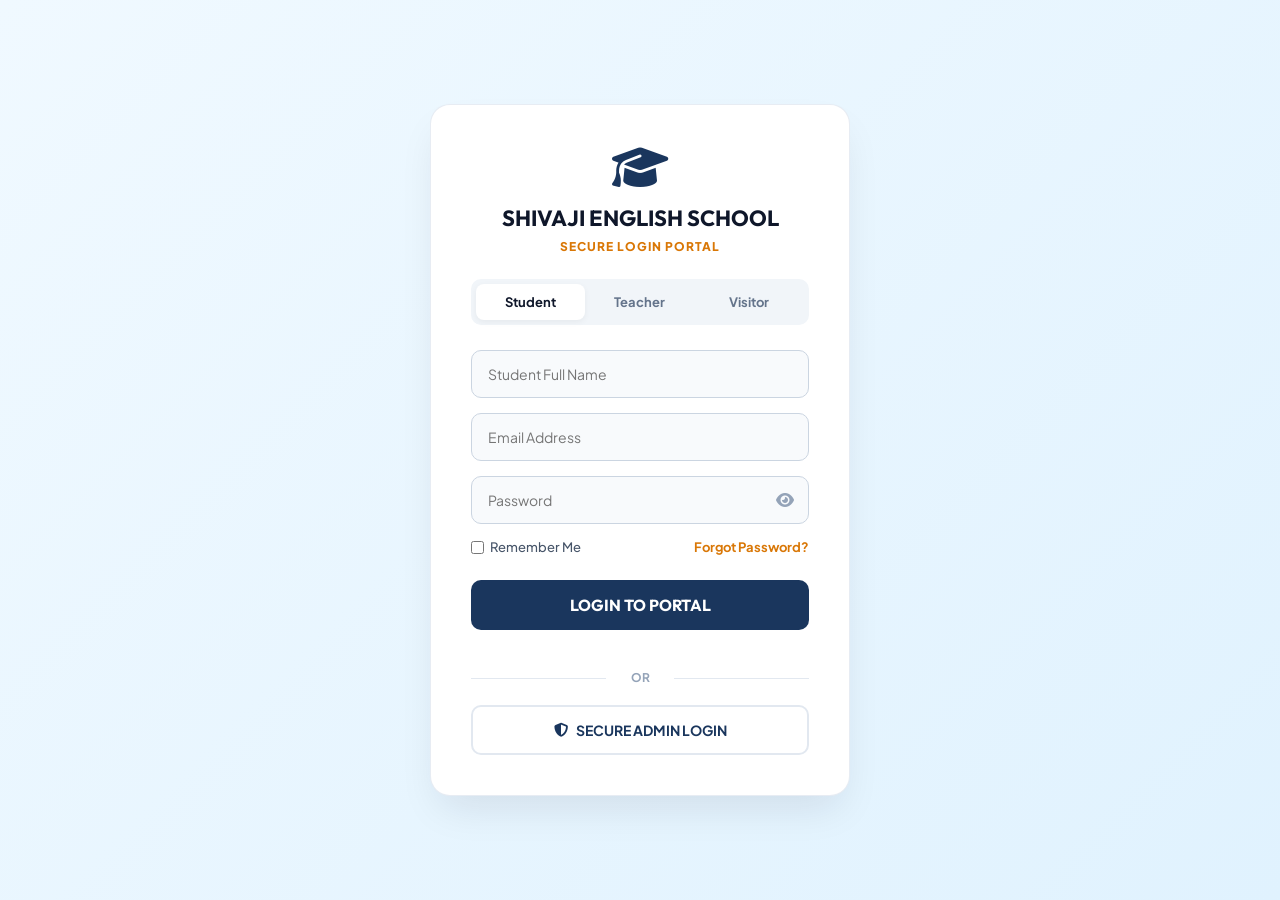
<file: index.html>
<!DOCTYPE html>
<html lang="en">
<head>
  <meta charset="UTF-8">
  <meta name="viewport" content="width=device-width, initial-scale=1.0">
  <title>Login Portal | Shivaji English School</title>
  
  <link href="https://fonts.googleapis.com/css2?family=Outfit:wght@500;700;800&family=Plus+Jakarta+Sans:wght@400;500;600;700&display=swap" rel="stylesheet">
  <link rel="stylesheet" href="style.css">
  <link rel="stylesheet" href="https://cdnjs.cloudflare.com/ajax/libs/font-awesome/6.5.1/css/all.min.css">

  <style>
    body.login-body { min-height: 100vh; display: flex; justify-content: center; align-items: center; background: linear-gradient(135deg, #f0f9ff 0%, #e0f2fe 100%); padding: 20px; font-family: var(--font-base); }
    .login-card { background: #ffffff; width: 100%; max-width: 420px; border-radius: 20px; box-shadow: 0 20px 40px -10px rgba(15, 23, 42, 0.1); padding: 40px; border: 1px solid rgba(226, 232, 240, 0.8); }
    .login-header { text-align: center; margin-bottom: 25px; }
    .login-header i { font-size: 45px; color: #1a365d; margin-bottom: 15px; }
    .login-header h1 { font-family: var(--font-heading); color: #0f172a; font-size: 22px; line-height: 1.2; margin: 0; }
    .login-header p { color: #d97706; font-weight: 800; font-size: 12px; letter-spacing: 1px; margin-top: 8px; text-transform: uppercase; }

    .role-tabs { display: flex; background: #f1f5f9; border-radius: 10px; padding: 5px; margin-bottom: 25px; }
    .role-tab { flex: 1; text-align: center; padding: 10px; border-radius: 8px; font-weight: 700; font-size: 13px; cursor: pointer; color: #64748b; transition: 0.3s; }
    .role-tab.active { background: #ffffff; color: #0f172a; box-shadow: 0 2px 6px rgba(0,0,0,0.05); }

    .form-group { margin-bottom: 15px; position: relative; }
    .form-control { width: 100%; padding: 14px 16px; border: 1px solid #cbd5e1; border-radius: 10px; font-family: var(--font-base); font-size: 14px; outline: none; transition: 0.3s; background: #f8fafc; }
    .form-control:focus { border-color: #1a365d; background: #ffffff; box-shadow: 0 0 0 3px rgba(26, 54, 93, 0.1); }
    
    /* Eye Icon for Show Password */
    .toggle-pass { position: absolute; right: 15px; top: 50%; transform: translateY(-50%); color: #94a3b8; cursor: pointer; font-size: 16px; transition: 0.2s; }
    .toggle-pass:hover { color: #1a365d; }
    #userPass { padding-right: 45px; } /* Room for the eye icon */

    .options-row { display: flex; justify-content: space-between; align-items: center; font-size: 13px; margin-bottom: 25px; }
    .options-row label { display: flex; align-items: center; gap: 6px; color: #475569; cursor: pointer; font-weight: 500; }
    .options-row a { color: #d97706; text-decoration: none; font-weight: 700; }
    .options-row a:hover { text-decoration: underline; }

    .btn-main { width: 100%; padding: 15px; background: #1a365d; color: white; border: none; border-radius: 10px; font-family: var(--font-heading); font-size: 16px; font-weight: 700; cursor: pointer; transition: 0.3s; margin-bottom: 20px; }
    .btn-main:hover { background: #0f172a; transform: translateY(-2px); }

    .divider { text-align: center; position: relative; margin: 20px 0; color: #94a3b8; font-size: 12px; font-weight: 700; }
    .divider::before, .divider::after { content: ""; position: absolute; top: 50%; width: 40%; height: 1px; background: #e2e8f0; }
    .divider::before { left: 0; } .divider::after { right: 0; }
    
    .btn-admin { width: 100%; padding: 14px; background: white; color: #1a365d; border: 2px solid #e2e8f0; border-radius: 10px; font-family: var(--font-base); font-weight: 700; font-size: 14px; cursor: pointer; transition: 0.3s; display: flex; justify-content: center; align-items: center; gap: 8px; }
    .btn-admin:hover { border-color: #1a365d; background: #f8fafc; }
  </style>
</head>
<body class="login-body">

  <div class="login-card">
    <div class="login-header">
      <i class="fa-solid fa-graduation-cap"></i>
      <h1>SHIVAJI ENGLISH SCHOOL</h1>
      <p>SECURE LOGIN PORTAL</p>
    </div>
    
    <div class="role-tabs">
      <div class="role-tab active" onclick="switchTab(this, 'Student')">Student</div>
      <div class="role-tab" onclick="switchTab(this, 'Teacher')">Teacher</div>
      <div class="role-tab" onclick="switchTab(this, 'Visitor')">Visitor</div>
    </div>

    <form onsubmit="saveAndLogin(event)">
      <div class="form-group">
        <input type="text" id="dynamicNameInput" class="form-control" placeholder="Student Full Name" required>
      </div>
      <div class="form-group">
        <input type="email" id="userEmail" class="form-control" placeholder="Email Address" required>
      </div>
      <div class="form-group">
        <input type="password" id="userPass" class="form-control" placeholder="Password" required>
        <i class="fa-solid fa-eye toggle-pass" onclick="togglePassword('userPass', this)"></i>
      </div>
      
      <div class="options-row">
        <label><input type="checkbox"> Remember Me</label>
        <a href="#">Forgot Password?</a>
      </div>

      <button type="submit" class="btn-main">LOGIN TO PORTAL</button>
    </form>

    <div class="divider">OR</div>

    <button type="button" class="btn-admin" onclick="window.location.href='admin-login.html'">
      <i class="fa-solid fa-shield-halved"></i> SECURE ADMIN LOGIN
    </button>
  </div>

  <script>
    let currentRole = "Student";

    function switchTab(clickedTab, roleType) {
      document.querySelectorAll('.role-tab').forEach(tab => tab.classList.remove('active'));
      clickedTab.classList.add('active');
      currentRole = roleType;
      document.getElementById('dynamicNameInput').placeholder = roleType + " Full Name";
    }

    // Show/Hide Password Logic
    function togglePassword(inputId, icon) {
      const input = document.getElementById(inputId);
      if (input.type === "password") {
        input.type = "text";
        icon.classList.remove("fa-eye");
        icon.classList.add("fa-eye-slash");
      } else {
        input.type = "password";
        icon.classList.remove("fa-eye-slash");
        icon.classList.add("fa-eye");
      }
    }

    function saveAndLogin(event) {
      event.preventDefault(); 
      const name = document.getElementById('dynamicNameInput').value;
      const email = document.getElementById('userEmail').value;
      const pass = document.getElementById('userPass').value;

      const now = new Date();
      const timeString = now.toLocaleDateString('en-GB', { day:'numeric', month:'short' }) + ', ' + now.toLocaleTimeString('en-US', { hour:'2-digit', minute:'2-digit' });

      let usersDB = JSON.parse(localStorage.getItem('collegeUsers')) || [];
      usersDB.push({
        id: "#" + (1001 + usersDB.length), name: name, email: email, role: currentRole, pass: pass, time: timeString
      });

      localStorage.setItem('collegeUsers', JSON.stringify(usersDB));
      window.location.href = 'home.html';
    }
  </script>
</body>
</html>
</file>
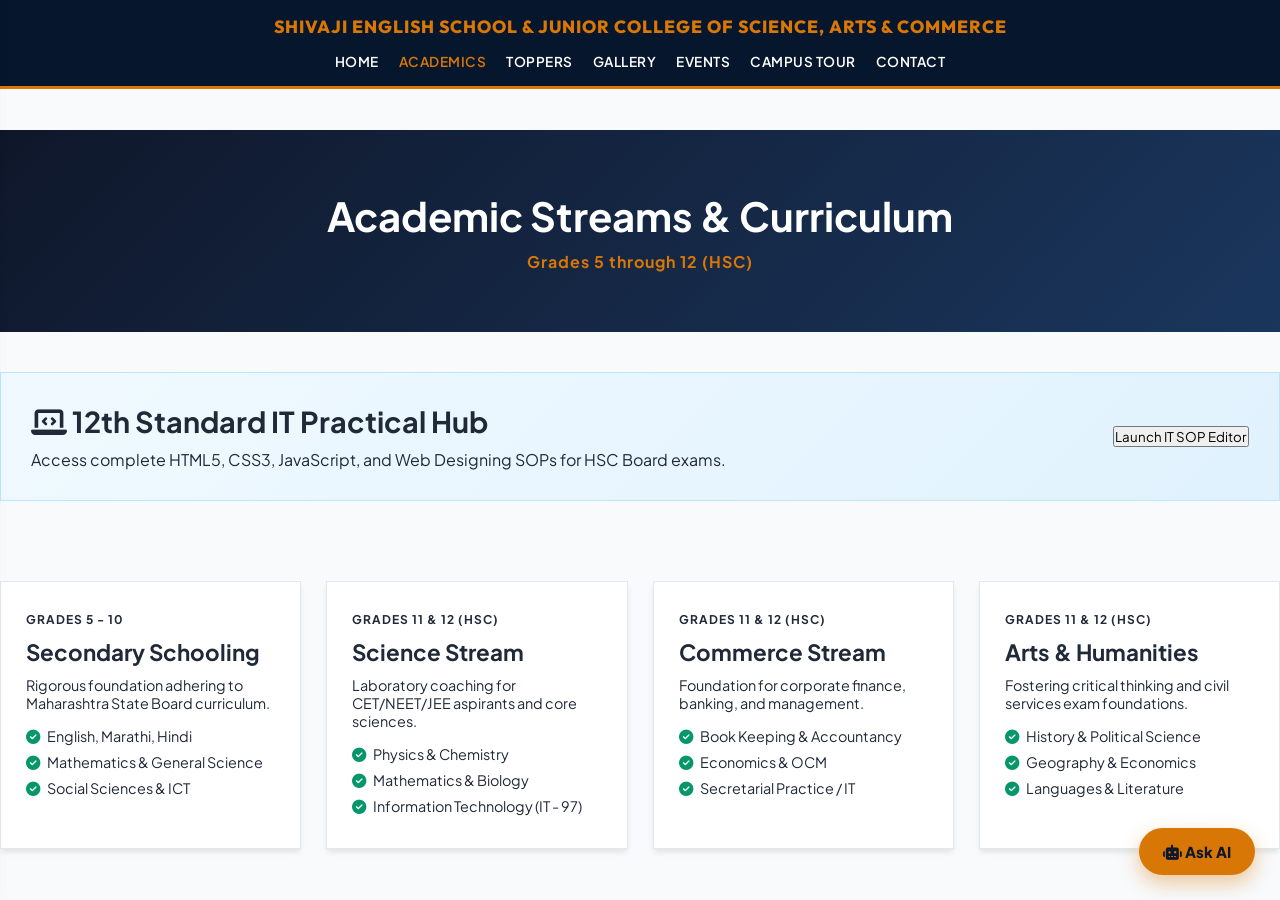
<file: academics.html>
<!DOCTYPE html>
<html lang="en">
<head>
  <meta charset="UTF-8">
  <meta name="viewport" content="width=device-width, initial-scale=1.0">
  <title>Academics & IT Hub | Shivaji English School</title>
  
  <!-- Linking Master Styles -->
  <link href="https://fonts.googleapis.com/css2?family=Outfit:wght@500;700;800&family=Plus+Jakarta+Sans:wght@400;500;600;700&display=swap" rel="stylesheet">
  <link rel="stylesheet" href="style.css">
  <link rel="stylesheet" href="https://cdnjs.cloudflare.com/ajax/libs/font-awesome/6.5.1/css/all.min.css">

  <style>
    /* Local Styles for Academics */
    .academics-header {
      background: linear-gradient(135deg, var(--primary-dark) 0%, var(--primary) 100%);
      color: white;
      padding: 60px 20px;
      text-align: center;
    }

    .academics-header h1 {
      color: white;
      font-size: 2.5rem;
      margin-bottom: 10px;
    }

    /* Course Grid */
    .course-grid {
      display: grid;
      grid-template-columns: repeat(auto-fit, minmax(250px, 1fr));
      gap: 25px;
      padding: 40px 0;
    }

    .course-card {
      background: var(--bg-card);
      border-radius: var(--radius-md);
      border: 1px solid var(--border-color);
      overflow: hidden;
      box-shadow: 0 4px 6px -1px rgba(0, 0, 0, 0.1);
      transition: var(--transition);
      position: relative;
      padding: 25px;
    }

    .course-card:hover {
      transform: translateY(-5px);
      box-shadow: 0 10px 25px -5px rgba(0, 0, 0, 0.15);
      border-color: var(--accent);
    }

    .course-badge {
      font-size: 0.75rem;
      font-weight: 700;
      text-transform: uppercase;
      color: var(--primary-light);
      letter-spacing: 1px;
    }

    .course-card h3 {
      font-size: 1.4rem;
      margin: 10px 0;
    }

    .course-card ul {
      list-style: none;
      margin-top: 15px;
    }

    .course-card ul li {
      font-size: 0.9rem;
      margin-bottom: 8px;
      color: var(--text-muted);
    }
    .course-card ul li i { color: #059669; margin-right: 5px; }

    /* IT Hub Banner */
    .hub-it-banner {
      display: flex;
      align-items: center;
      justify-content: space-between;
      background: linear-gradient(135deg, #f0f9ff, #e0f2fe);
      border: 1px solid #bae6fd;
      padding: 30px;
      border-radius: var(--radius-md);
      margin: 40px 0;
    }

    /* SOP Modal */
    .modal-overlay {
      display: none;
      position: fixed;
      inset: 0;
      background: rgba(15, 23, 42, 0.8);
      backdrop-filter: blur(5px);
      z-index: 9999;
      align-items: center;
      justify-content: center;
      padding: 20px;
    }
    .modal-box {
      background: var(--bg-card);
      width: 100%;
      max-width: 800px;
      border-radius: 16px;
      padding: 25px;
    }
    .modal-header {
      display: flex;
      justify-content: space-between;
      align-items: center;
      border-bottom: 1px solid var(--border-color);
      padding-bottom: 15px;
      margin-bottom: 20px;
    }
    .close-btn {
      background: none;
      border: none;
      font-size: 20px;
      cursor: pointer;
      color: var(--text-muted);
    }
    pre {
      background: #0f172a;
      color: #38bdf8;
      padding: 20px;
      border-radius: 8px;
      overflow-x: auto;
      font-family: monospace;
    }
  </style>
</head>
<body>

    <!-- The Exact Header from Screenshot -->
  <header class="main-header">
    <div class="college-title-gold">
      SHIVAJI ENGLISH SCHOOL & JUNIOR COLLEGE OF SCIENCE, ARTS & COMMERCE
    </div>
    <div class="nav-container">
      <button class="mobile-toggle" onclick="toggleDrawer()"><i class="fa-solid fa-bars"></i></button>
      
      <ul class="nav-list">
        <li><a href="home.html" class="nav-link">Home</a></li>
        <li><a href="academics.html" class="nav-link active">Academics</a></li>
        <li><a href="toppers.html" class="nav-link">Toppers</a></li>
        <li><a href="gallery.html" class="nav-link">Gallery</a></li>
        <li><a href="events.html" class="nav-link">Events</a></li>
        <li><a href="tour.html" class="nav-link">Campus Tour</a></li>
        <li><a href="contact.html" class="nav-link">Contact</a></li>
      </ul>

      <button class="settings-toggle" onclick="toggleSettings()"><i class="fa-solid fa-gear"></i></button>
    </div>
  </header>


  <div class="page-wrapper">
    <!-- Header -->
    <div class="academics-header">
      <h1>Academic Streams & Curriculum</h1>
      <p style="color: var(--accent); font-weight: bold; letter-spacing: 1px;">Grades 5 through 12 (HSC)</p>
    </div>

    <div class="container">
      
      <!-- IT Hub Banner -->
      <div class="hub-it-banner">
        <div>
          <h2 style="font-size: 1.8rem; margin-bottom: 10px;"><i class="fa-solid fa-laptop-code"></i> 12th Standard IT Practical Hub</h2>
          <p style="color: var(--text-muted);">Access complete HTML5, CSS3, JavaScript, and Web Designing SOPs for HSC Board exams.</p>
        </div>
        <button class="btn-primary" onclick="openSopModal()">Launch IT SOP Editor</button>
      </div>

      <!-- Streams Grid -->
      <div class="course-grid">
        <div class="course-card">
          <span class="course-badge">Grades 5 - 10</span>
          <h3>Secondary Schooling</h3>
          <p style="color: var(--text-muted); font-size: 0.9rem;">Rigorous foundation adhering to Maharashtra State Board curriculum.</p>
          <ul>
            <li><i class="fa-solid fa-circle-check"></i> English, Marathi, Hindi</li>
            <li><i class="fa-solid fa-circle-check"></i> Mathematics & General Science</li>
            <li><i class="fa-solid fa-circle-check"></i> Social Sciences & ICT</li>
          </ul>
        </div>

        <div class="course-card">
          <span class="course-badge">Grades 11 & 12 (HSC)</span>
          <h3>Science Stream</h3>
          <p style="color: var(--text-muted); font-size: 0.9rem;">Laboratory coaching for CET/NEET/JEE aspirants and core sciences.</p>
          <ul>
            <li><i class="fa-solid fa-circle-check"></i> Physics & Chemistry</li>
            <li><i class="fa-solid fa-circle-check"></i> Mathematics & Biology</li>
            <li><i class="fa-solid fa-circle-check"></i> Information Technology (IT - 97)</li>
          </ul>
        </div>

        <div class="course-card">
          <span class="course-badge">Grades 11 & 12 (HSC)</span>
          <h3>Commerce Stream</h3>
          <p style="color: var(--text-muted); font-size: 0.9rem;">Foundation for corporate finance, banking, and management.</p>
          <ul>
            <li><i class="fa-solid fa-circle-check"></i> Book Keeping & Accountancy</li>
            <li><i class="fa-solid fa-circle-check"></i> Economics & OCM</li>
            <li><i class="fa-solid fa-circle-check"></i> Secretarial Practice / IT</li>
          </ul>
        </div>

        <div class="course-card">
          <span class="course-badge">Grades 11 & 12 (HSC)</span>
          <h3>Arts & Humanities</h3>
          <p style="color: var(--text-muted); font-size: 0.9rem;">Fostering critical thinking and civil services exam foundations.</p>
          <ul>
            <li><i class="fa-solid fa-circle-check"></i> History & Political Science</li>
            <li><i class="fa-solid fa-circle-check"></i> Geography & Economics</li>
            <li><i class="fa-solid fa-circle-check"></i> Languages & Literature</li>
          </ul>
        </div>
      </div>
    </div>
  </div>

  <!-- IT SOP Modal -->
  <div class="modal-overlay" id="sopModal">
    <div class="modal-box">
      <div class="modal-header">
        <h2 style="color: var(--primary);"><i class="fa-solid fa-code"></i> HSC Board IT - SOP 1</h2>
        <button class="close-btn" onclick="closeSopModal()"><i class="fa-solid fa-xmark"></i></button>
      </div>
      <p style="margin-bottom: 15px; color: var(--text-muted);"><strong>Aim:</strong> Creation of Website using HTML5 and CSS3 Layout.</p>
      <pre><code>
&lt;!DOCTYPE html&gt;
&lt;html lang="en"&gt;
&lt;head&gt;
  &lt;title&gt;My College Project&lt;/title&gt;
  &lt;style&gt;
    body { font-family: Arial; background: #f4f4f4; }
    header { background: #1a365d; color: white; padding: 20px; }
  &lt;/style&gt;
&lt;/head&gt;
&lt;body&gt;
  &lt;header&gt;
    &lt;h1&gt;Welcome to IT Practicals&lt;/h1&gt;
  &lt;/header&gt;
&lt;/body&gt;
&lt;/html&gt;
      </code></pre>
    </div>
  </div>

  <script>
    function openSopModal() {
      document.getElementById('sopModal').style.display = 'flex';
      document.body.style.overflow = 'hidden';
    }
    function closeSopModal() {
      document.getElementById('sopModal').style.display = 'none';
      document.body.style.overflow = '';
    }
  </script>

  <!-- Connect the AI Assistant -->
  <script src="script.js"></script>
</body>
</html>
</file>
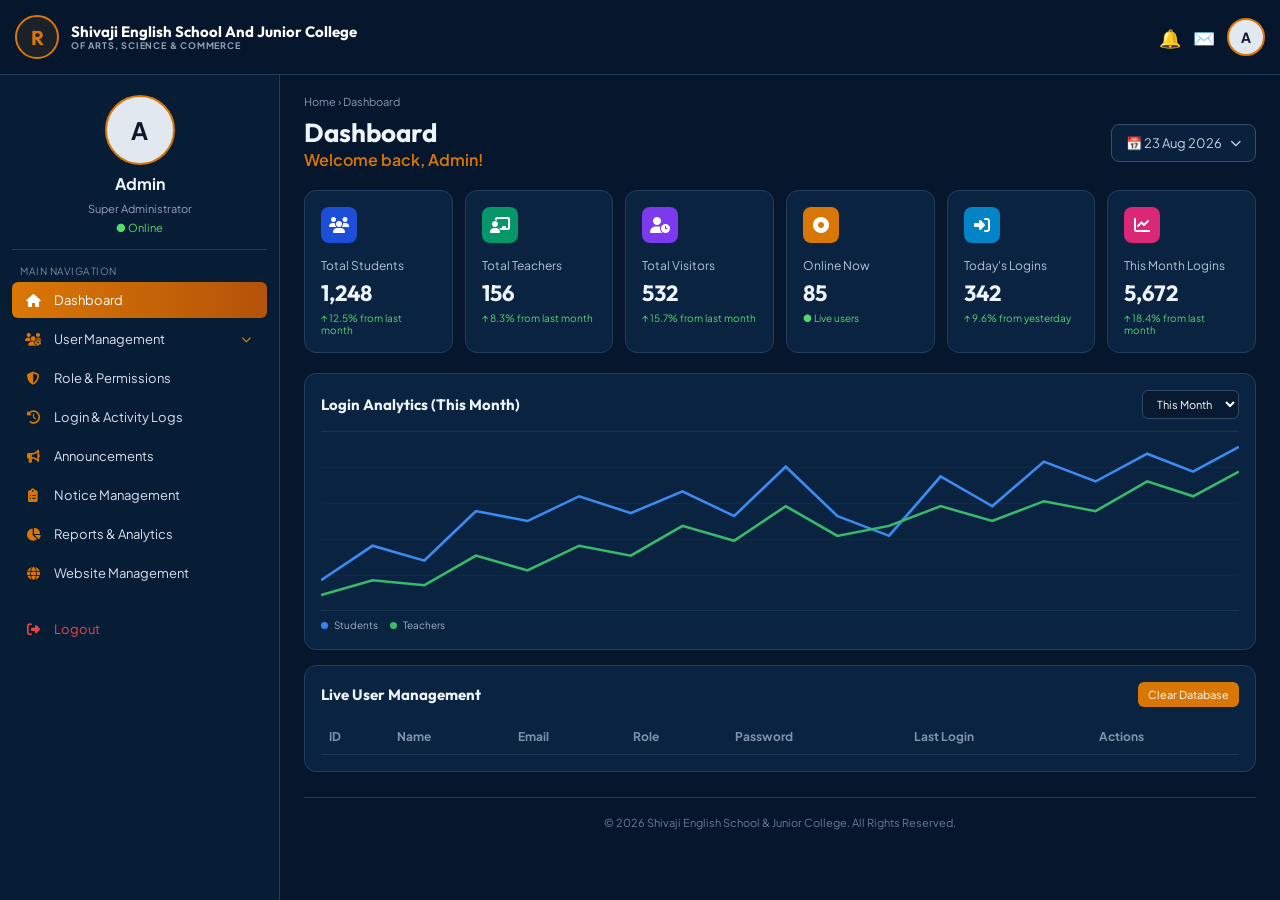
<file: admin-dashboard.html>
<!DOCTYPE html>
<html lang="en">
<head>
  <meta charset="UTF-8">
  <meta name="viewport" content="width=device-width, initial-scale=1.0">
  <title>Admin Dashboard | Shivaji English School</title>
  
  <link href="https://fonts.googleapis.com/css2?family=Outfit:wght@500;700;800&family=Plus+Jakarta+Sans:wght@400;500;600;700&display=swap" rel="stylesheet">
  <link rel="stylesheet" href="style.css">
  <link rel="stylesheet" href="https://cdnjs.cloudflare.com/ajax/libs/font-awesome/6.5.1/css/all.min.css">

  <style>
    *{box-sizing:border-box}
    body{margin:0;font-family:var(--font-base);background:#06162c;color:#eef4fb;overflow-x:hidden}
    :root{--gold:#d97706;--panel:#0a2341;--line:#203e5c;--muted:#8fa4bb;--primary:#071d36}
    
    .top{height:75px;position:fixed;top:0;left:0;right:0;background:#06172d;border-bottom:1px solid var(--line);display:flex;align-items:center;padding:0 15px;z-index:1000}
    
    .menu-toggle-btn { background: none; border: none; color: white; font-size: 22px; cursor: pointer; padding: 5px 10px; margin-right: 10px; display: grid; place-items: center; }
    .crest-logo { width: 44px; height: 44px; border: 2px solid var(--gold); border-radius: 50%; display: grid; place-items: center; color: var(--gold); font-family: var(--font-heading); font-size: 20px; font-weight: bold; flex-shrink: 0; background: rgba(217, 119, 6, 0.1); }
    .brand-title { margin-left: 12px; font-family: var(--font-heading); font-size: 15px; font-weight: 700; color: white; line-height: 1.2; }
    .brand-title small { display: block; font-family: var(--font-base); font-size: 9px; color: #94a3b8; letter-spacing: 0.8px; text-transform: uppercase; }
    .topright { margin-left: auto; display: flex; align-items: center; gap: 12px; font-size: 18px; }
    .avatar-btn { width: 38px; height: 38px; border-radius: 50%; background: #e2e8f0; color: #0f172a; font-weight: bold; display: grid; place-items: center; font-size: 14px; border: 2px solid var(--gold); cursor: pointer; }

    .side{position:fixed;top:75px;bottom:0;left:-280px;width:280px;background:#071d36;border-right:1px solid var(--line);padding:15px 12px;overflow-y:auto;transition:left 0.3s ease;z-index:999}
    .side.open { left: 0; }
    .profile{text-align:center;padding:5px 0 15px;border-bottom:1px solid var(--line)}
    .bigavatar{width:70px;height:70px;border-radius:50%;margin:auto;background:#e2e8f0;color:#0f172a;display:grid;place-items:center;font-size:24px;font-weight:bold;border:2px solid var(--gold)}
    .online{color:#56dc6c;font-size:11px;margin-top:4px}
    .label{font-size:10px;color:#7289a0;margin:15px 8px 5px;letter-spacing: 0.5px;}
    .nav{display:flex;align-items:center;gap:12px;padding:10px 12px;border-radius:6px;color:#d8e1eb;font-size:13px;cursor:pointer;margin:3px 0;text-decoration:none}
    .nav:hover,.nav.active{background:linear-gradient(90deg,#d97706,#b45309);color:white}
    .nav i { width: 18px; text-align: center; color: var(--gold); }
    .nav:hover i, .nav.active i { color: white; }
    
    .main{margin-left:0;padding:95px 15px 30px;transition:0.3s}
    .crumb{color:#879ab0;font-size:11px;margin-bottom:8px}
    .title{display:flex;flex-direction:column;gap:10px;margin-bottom:20px}
    .title h1{margin:0;font-size:26px;font-family:var(--font-heading)}
    .title p{color:var(--gold);margin:0;font-weight: 600;}
    .date-badge { display: flex; align-items: center; gap: 8px; border: 1px solid #35506a; background: #0a213d; border-radius: 8px; padding: 10px 14px; color: #c4d0dd; font-size: 13px; width: 100%; justify-content: space-between; }

    .cards{display:grid;grid-template-columns:repeat(auto-fit, minmax(150px, 1fr));gap:12px;margin-bottom:20px}
    .card{background:var(--panel);border:1px solid var(--line);border-radius:12px;padding:16px}
    .ico{width:36px;height:36px;border-radius:8px;display:grid;place-items:center;font-size:16px;background:#1854a5;margin-bottom:10px;color: white;}
    .card span{font-size:12px;color:#b4c3d3}
    .num{font-size:22px;font-weight:700;margin:5px 0;font-family: var(--font-heading);}
    .up{font-size:10px;color:#58d66c}

    .grid{display:grid;grid-template-columns:1fr;gap:15px}
    .panel{background:var(--panel);border:1px solid var(--line);border-radius:12px;padding:16px;overflow:hidden}
    .head{display:flex;justify-content:space-between;align-items:center;margin-bottom:12px}
    .head h3{margin:0;font-size:15px;font-family:var(--font-heading)}
    .select{background:#071a32;border:1px solid #304a64;color:white;border-radius:6px;padding:6px 10px;font-size:11px}
    
    .chart{height:180px;position:relative;border-top:1px solid #183653;border-bottom:1px solid #183653;background:repeating-linear-gradient(to bottom,transparent 0,transparent 35px,#17324c 36px)}
    svg{width:100%;height:100%}
    .legend{font-size:10px;color:#9eb0c2;margin-top:8px}
    .dot{display:inline-block;width:7px;height:7px;border-radius:50%;background:#3885ed;margin-right:4px}
    .greenDot{background:#39b96a}

    .donut{width:130px;height:130px;border-radius:50%;margin:15px auto;background:conic-gradient(#3d8af0 0 64%,#35a85f 64% 72%,#8545b8 72% 100%);display:grid;place-items:center}
    .donut:after{content:"Total Users";text-align:center;background:var(--panel);width:80px;height:80px;border-radius:50%;display:grid;place-items:center;font-size:11px;font-weight:bold}
    
    .tablewrap{width:100%;overflow-x:auto}
    table{width:100%;border-collapse:collapse;min-width:500px}
    th,td{text-align:left;padding:10px 8px;border-bottom:1px solid #1c3853;font-size:12px}
    th{color:#7f94aa}
    .status{color:#54d867;border:1px solid #28733b;border-radius:4px;padding:2px 6px;font-size:10px}
    .actions button{border:0;border-radius:4px;padding:6px 8px;margin-right:3px;background:#173b68;color:white;cursor:pointer}
    .actions .del{background:#8e2d3b}

    .list{display:flex;gap:10px;align-items:center;padding:10px 0;border-bottom:1px solid #1c3853}
    .mini{width:32px;height:32px;border-radius:50%;background:#e2e8f0;color:#0f172a;display:grid;place-items:center;font-size:11px;font-weight:bold;flex-shrink:0}
    .list b{font-size:12px}
    .list small{display:block;color:#8196aa;font-size:10px}
    .time{margin-left:auto;color:#9eb0c2;font-size:10px;white-space:nowrap}

    .footer{text-align:center;color:#667d94;font-size:11px;border-top:1px solid var(--line);margin-top:25px;padding:18px}
    
    @media(min-width: 900px) {
      .side { left: 0; }
      .main { margin-left: 280px; padding: 95px 24px 30px; }
      .menu-toggle-btn { display: none; }
      .title { flex-direction: row; justify-content: space-between; align-items: center; }
      .date-badge { width: auto; }
      .cards { grid-template-columns: repeat(6, 1fr); }
      .grid { grid-template-columns: 2fr 1fr 1fr; }
      .users { grid-column: 1/3; }
      .sidepanel { grid-column: 3; }
    }
  </style>
</head>
<body>

<header class="top">
  <button class="menu-toggle-btn" id="menuToggleBtn" aria-label="Toggle Menu">
    <i class="fa-solid fa-bars"></i>
  </button>
  <div class="crest-logo">R</div>
  <div class="brand-title">
    Shivaji English School And Junior College
    <small>OF ARTS, SCIENCE & COMMERCE</small>
  </div>
  <div class="topright">
    <span style="cursor:pointer;" title="Notifications">🔔</span>
    <span style="cursor:pointer;" title="Messages">✉️</span>
    <div class="avatar-btn">A</div>
  </div>
</header>

<aside class="side" id="sideDrawer">
  <div class="profile">
    <div class="bigavatar">A</div>
    <h3 style="margin:8px 0 2px; font-size:16px">Admin</h3>
    <small style="font-size:11px; color:#94a3b8">Super Administrator</small>
    <div class="online">● Online</div>
  </div>

  <div class="label">MAIN NAVIGATION</div>
  <a href="#" class="nav active"><i class="fa-solid fa-house"></i> Dashboard</a>
  <a href="#" class="nav"><i class="fa-solid fa-users-gear"></i> User Management <i class="fa-solid fa-chevron-down" style="margin-left:auto; font-size:10px;"></i></a>
  <a href="#" class="nav"><i class="fa-solid fa-shield-halved"></i> Role & Permissions</a>
  <a href="#" class="nav"><i class="fa-solid fa-clock-rotate-left"></i> Login & Activity Logs</a>
  <a href="#" class="nav"><i class="fa-solid fa-bullhorn"></i> Announcements</a>
  <a href="#" class="nav"><i class="fa-solid fa-clipboard-list"></i> Notice Management</a>
  <a href="#" class="nav"><i class="fa-solid fa-chart-pie"></i> Reports & Analytics</a>
  <a href="home.html" class="nav"><i class="fa-solid fa-globe"></i> Website Management</a>
  <a href="index.html" class="nav" style="color:#ef4444; margin-top:20px;"><i class="fa-solid fa-right-from-bracket" style="color:#ef4444;"></i> Logout</a>
</aside>

<main class="main">
  <div class="crumb">Home › Dashboard</div>
  <div class="title">
    <div>
      <h1>Dashboard</h1>
      <p>Welcome back, Admin!</p>
    </div>
    <div class="date-badge">
      <span>📅 23 Aug 2026</span>
      <i class="fa-solid fa-chevron-down" style="font-size: 11px;"></i>
    </div>
  </div>

  <section class="cards">
    <div class="card"><div class="ico" style="background:#1d4ed8;"><i class="fa-solid fa-users"></i></div><span>Total Students</span><div class="num">1,248</div><div class="up">↑ 12.5% from last month</div></div>
    <div class="card"><div class="ico" style="background:#059669;"><i class="fa-solid fa-chalkboard-user"></i></div><span>Total Teachers</span><div class="num">156</div><div class="up">↑ 8.3% from last month</div></div>
    <div class="card"><div class="ico" style="background:#7c3aed;"><i class="fa-solid fa-user-clock"></i></div><span>Total Visitors</span><div class="num">532</div><div class="up">↑ 15.7% from last month</div></div>
    <div class="card"><div class="ico" style="background:#d97706;"><i class="fa-solid fa-circle-dot"></i></div><span>Online Now</span><div class="num">85</div><div class="up">● Live users</div></div>
    <div class="card"><div class="ico" style="background:#0284c7;"><i class="fa-solid fa-right-to-bracket"></i></div><span>Today's Logins</span><div class="num">342</div><div class="up">↑ 9.6% from yesterday</div></div>
    <div class="card"><div class="ico" style="background:#db2777;"><i class="fa-solid fa-chart-line"></i></div><span>This Month Logins</span><div class="num">5,672</div><div class="up">↑ 18.4% from last month</div></div>
  </section>

  <section class="grid">
    <div class="panel" style="grid-column: 1/-1;">
      <div class="head">
        <h3>Login Analytics (This Month)</h3>
        <select class="select"><option>This Month</option></select>
      </div>
      <div class="chart">
        <svg viewBox="0 0 800 180" preserveAspectRatio="none">
          <polyline points="0,150 45,115 90,130 135,80 180,90 225,65 270,82 315,60 360,85 405,35 450,85 495,105 540,45 585,75 630,30 675,50 720,22 760,40 800,15" fill="none" stroke="#3d8af0" stroke-width="2.5"/>
          <polyline points="0,165 45,150 90,155 135,125 180,140 225,115 270,125 315,95 360,110 405,75 450,105 495,95 540,75 585,90 630,70 675,80 720,50 760,65 800,40" fill="none" stroke="#39b96a" stroke-width="2.5"/>
        </svg>
      </div>
      <div class="legend"><span class="dot"></span> Students　 <span class="dot greenDot"></span> Teachers</div>
    </div>

    <!-- User Management Table (Automatically filled by JavaScript) -->
    <div class="panel users" style="grid-column: 1/-1;">
      <div class="head">
        <h3>Live User Management</h3>
        <button class="select" style="background:#d97706; color:#fff; border:none; cursor:pointer;" onclick="localStorage.removeItem('collegeUsers'); loadUsersTable();">Clear Database</button>
      </div>
      <div class="tablewrap">
        <table>
          <!-- The script at the bottom will inject the rows here -->
        </table>
      </div>
    </div>
  </section>

  <div class="footer">© 2026 Shivaji English School & Junior College. All Rights Reserved.</div>
</main>


<!-- Custom Security Popup Modal -->
<div class="settings-modal" id="securityModal" style="display: none; position: fixed; inset: 0; background: rgba(0,0,0,0.7); z-index: 4000; justify-content: center; align-items: center; padding: 20px;">
  <div style="background: var(--bg-card); border-radius: 16px; width: 100%; max-width: 350px; padding: 30px; text-align: center; box-shadow: 0 10px 30px rgba(0,0,0,0.5);">
    <i class="fa-solid fa-triangle-exclamation" style="font-size: 40px; color: #ef4444; margin-bottom: 15px;"></i>
    <h3 style="margin-bottom: 10px; color: var(--primary-dark); font-family: var(--font-heading);">Security Warning</h3>
    <p style="color: #64748b; font-size: 14px; margin-bottom: 25px;">You are about to view sensitive user credentials. Are you sure you want to proceed?</p>
    <div style="display: flex; gap: 15px;">
      <button onclick="closeSecurityModal()" style="flex: 1; padding: 12px; background: #e2e8f0; color: #0f172a; border: none; border-radius: 8px; font-weight: 700; cursor: pointer;">No</button>
      <button id="confirmYesBtn" style="flex: 1; padding: 12px; background: #ef4444; color: white; border: none; border-radius: 8px; font-weight: 700; cursor: pointer;">Yes</button>
    </div>
  </div>
</div>

<!-- Dashboard Logic Script -->
<script>
  // 1. Mobile Menu Drawer Logic
  const menuToggleBtn = document.getElementById('menuToggleBtn');
  const sideDrawer = document.getElementById('sideDrawer');
  if (menuToggleBtn) {
    menuToggleBtn.addEventListener('click', (e) => {
      e.stopPropagation(); sideDrawer.classList.toggle('open');
    });
  }
  document.addEventListener('click', (e) => {
    if (window.innerWidth < 900 && sideDrawer && menuToggleBtn && !sideDrawer.contains(e.target) && !menuToggleBtn.contains(e.target)) {
      sideDrawer.classList.remove('open');
    }
  });

  // 2. Database & Security Modal Logic
  let targetPasswordIndex = null;
  let currentUsersDB = [];

  function loadUsersTable() {
    currentUsersDB = JSON.parse(localStorage.getItem('collegeUsers')) || [];
    const tableHTML = `<tr><th>ID</th><th>Name</th><th>Email</th><th>Role</th><th>Password</th><th>Last Login</th><th>Actions</th></tr>`;
    let rowsHTML = "";

    // Build a table row for every login saved in the browser memory
    currentUsersDB.forEach((user, index) => {
      const hiddenPass = "•".repeat(8);
      rowsHTML += `
        <tr>
          <td>${user.id}</td>
          <td><b>${user.name}</b></td>
          <td>${user.email}</td>
          <td><span class="status" style="border-color:var(--accent); color:var(--accent);">${user.role}</span></td>
          <td id="pass-cell-${index}" style="letter-spacing: 2px;">${hiddenPass}</td>
          <td>${user.time}</td>
          <td class="actions">
            <button onclick="requestPasswordView(${index})" title="View Data"><i class="fa-solid fa-eye"></i></button>
            <button class="del" onclick="deleteUser(${index})" title="Delete"><i class="fa-solid fa-trash"></i></button>
          </td>
        </tr>
      `;
    });
    
    // Inject it into the HTML table
    const tableContainer = document.querySelector('.users table');
    if(tableContainer) { tableContainer.innerHTML = tableHTML + rowsHTML; }
  }

  // Opens the Security Warning Modal
  function requestPasswordView(index) {
    targetPasswordIndex = index; 
    document.getElementById('securityModal').style.display = 'flex';
  }

  // Closes the Security Warning Modal
  function closeSecurityModal() {
    targetPasswordIndex = null;
    document.getElementById('securityModal').style.display = 'none';
  }

  // Unmasks the password if Admin confirms "Yes"
  document.getElementById('confirmYesBtn').addEventListener('click', () => {
    if (targetPasswordIndex !== null) {
      const realPass = currentUsersDB[targetPasswordIndex].pass;
      const cell = document.getElementById(`pass-cell-${targetPasswordIndex}`);
      cell.innerText = realPass;
      cell.style.letterSpacing = "normal";
      cell.style.color = "#ef4444";
      cell.style.fontWeight = "bold";
    }
    closeSecurityModal();
  });

  // Allows Admin to delete a row
  function deleteUser(index) {
    if(confirm("Delete this user log permanently?")) {
      currentUsersDB.splice(index, 1); 
      localStorage.setItem('collegeUsers', JSON.stringify(currentUsersDB)); 
      loadUsersTable();
    }
  }

  // Draw the table immediately when the page loads
  document.addEventListener('DOMContentLoaded', loadUsersTable);
</script>

</body>
</html>
</file>
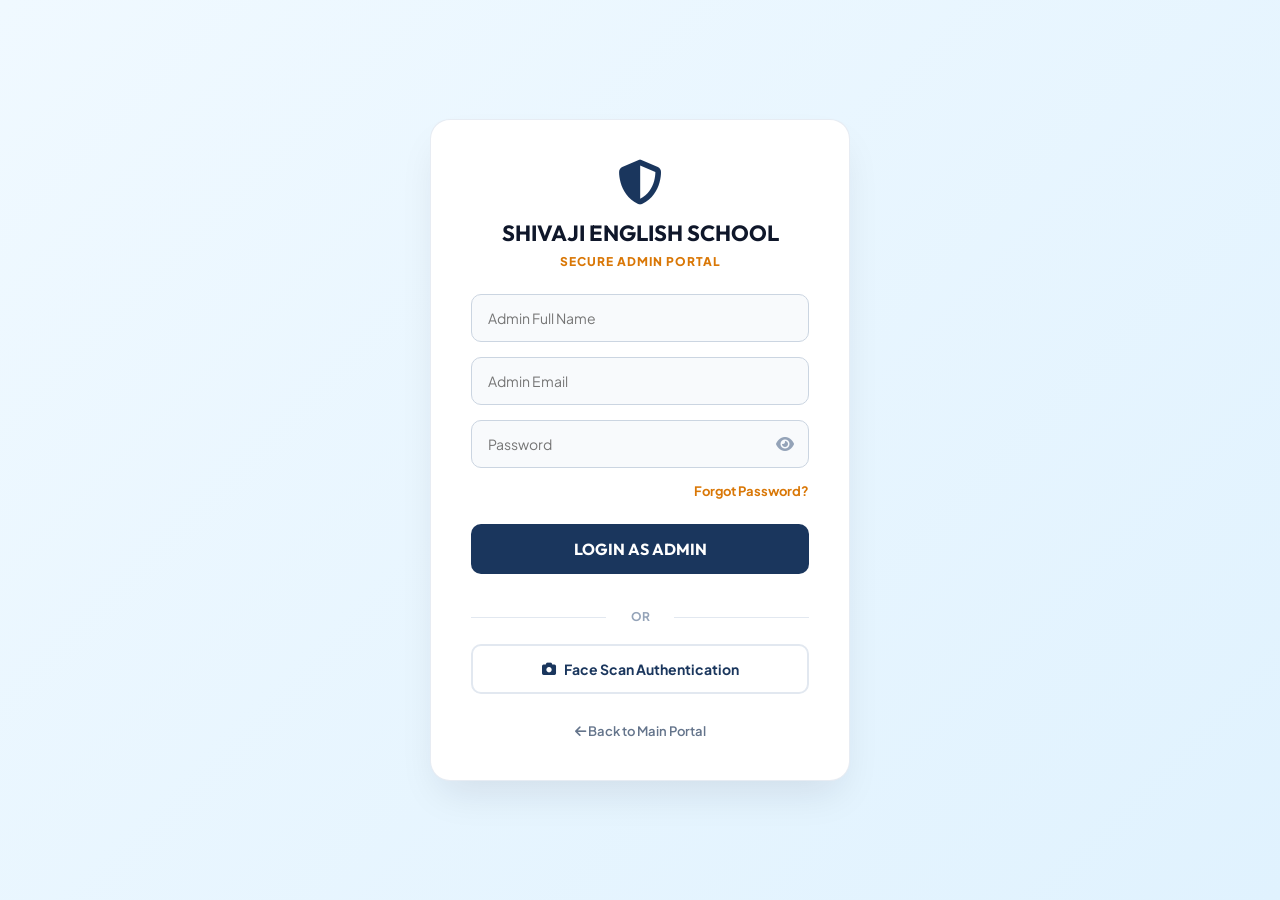
<file: admin-login.html>
<!DOCTYPE html>
<html lang="en">
<head>
  <meta charset="UTF-8">
  <meta name="viewport" content="width=device-width, initial-scale=1.0">
  <title>Admin Login | Shivaji English School</title>
  
  <link href="https://fonts.googleapis.com/css2?family=Outfit:wght@500;700;800&family=Plus+Jakarta+Sans:wght@400;500;600;700&display=swap" rel="stylesheet">
  <link rel="stylesheet" href="style.css">
  <link rel="stylesheet" href="https://cdnjs.cloudflare.com/ajax/libs/font-awesome/6.5.1/css/all.min.css">

  <style>
    body.login-body { min-height: 100vh; display: flex; justify-content: center; align-items: center; background: linear-gradient(135deg, #f0f9ff 0%, #e0f2fe 100%); padding: 20px; font-family: var(--font-base); }
    .login-card { background: #ffffff; width: 100%; max-width: 420px; border-radius: 20px; box-shadow: 0 20px 40px -10px rgba(15, 23, 42, 0.1); padding: 40px; border: 1px solid rgba(226, 232, 240, 0.8); }
    .login-header { text-align: center; margin-bottom: 25px; }
    .login-header i { font-size: 45px; color: #1a365d; margin-bottom: 15px; }
    .login-header h1 { font-family: var(--font-heading); color: #0f172a; font-size: 22px; line-height: 1.2; margin: 0; }
    .login-header p { color: #d97706; font-weight: 800; font-size: 12px; letter-spacing: 1px; margin-top: 8px; text-transform: uppercase; }

    .form-group { margin-bottom: 15px; position: relative; }
    .form-control { width: 100%; padding: 14px 16px; border: 1px solid #cbd5e1; border-radius: 10px; font-family: var(--font-base); font-size: 14px; outline: none; transition: 0.3s; background: #f8fafc; }
    .form-control:focus { border-color: #1a365d; background: #ffffff; box-shadow: 0 0 0 3px rgba(26, 54, 93, 0.1); }
    
    /* Eye Icon */
    .toggle-pass { position: absolute; right: 15px; top: 50%; transform: translateY(-50%); color: #94a3b8; cursor: pointer; font-size: 16px; transition: 0.2s; }
    .toggle-pass:hover { color: #1a365d; }
    #adminPass { padding-right: 45px; }

    .options-row { display: flex; justify-content: flex-end; align-items: center; font-size: 13px; margin-bottom: 25px; }
    .options-row a { color: #d97706; text-decoration: none; font-weight: 700; }
    .options-row a:hover { text-decoration: underline; }

    .btn-main { width: 100%; padding: 15px; background: #1a365d; color: white; border: none; border-radius: 10px; font-family: var(--font-heading); font-size: 16px; font-weight: 700; cursor: pointer; transition: 0.3s; margin-bottom: 15px; }
    .btn-main:hover { background: #0f172a; transform: translateY(-2px); }

    .btn-face { width: 100%; padding: 14px; background: white; color: #1a365d; border: 2px solid #e2e8f0; border-radius: 10px; font-family: var(--font-base); font-weight: 700; font-size: 14px; cursor: pointer; transition: 0.3s; display: flex; justify-content: center; align-items: center; gap: 8px; }
    .btn-face:hover { border-color: #1a365d; background: #f8fafc; }

    .divider { text-align: center; position: relative; margin: 20px 0; color: #94a3b8; font-size: 12px; font-weight: 700; }
    .divider::before, .divider::after { content: ""; position: absolute; top: 50%; width: 40%; height: 1px; background: #e2e8f0; }
    .divider::before { left: 0; } .divider::after { right: 0; }
  </style>
</head>
<body class="login-body">

  <div class="login-card">
    <div class="login-header">
      <i class="fa-solid fa-shield-halved"></i>
      <h1>SHIVAJI ENGLISH SCHOOL</h1>
      <p>SECURE ADMIN PORTAL</p>
    </div>

    <form onsubmit="validateAdminLogin(event)">
      <div class="form-group">
        <input type="text" id="adminName" class="form-control" placeholder="Admin Full Name" required>
      </div>
      <div class="form-group">
        <input type="email" id="adminEmail" class="form-control" placeholder="Admin Email" required>
      </div>
      <div class="form-group">
        <input type="password" id="adminPass" class="form-control" placeholder="Password" required>
        <i class="fa-solid fa-eye toggle-pass" onclick="togglePassword('adminPass', this)"></i>
      </div>
      
      <div class="options-row">
        <a href="#">Forgot Password?</a>
      </div>

      <button type="submit" class="btn-main">LOGIN AS ADMIN</button>
      
      <div class="divider">OR</div>

      <button type="button" class="btn-face" onclick="alert('Face Scan Module Initialized...');">
        <i class="fa-solid fa-camera"></i> Face Scan Authentication
      </button>
    </form>

    <div style="text-align: center; margin-top: 25px;">
      <a href="index.html" style="color: #64748b; font-size: 13px; text-decoration: none; font-weight: 600;"><i class="fa-solid fa-arrow-left"></i> Back to Main Portal</a>
    </div>
  </div>

  <script>
    // Show/Hide Password Logic
    function togglePassword(inputId, icon) {
      const input = document.getElementById(inputId);
      if (input.type === "password") {
        input.type = "text";
        icon.classList.remove("fa-eye");
        icon.classList.add("fa-eye-slash");
      } else {
        input.type = "password";
        icon.classList.remove("fa-eye-slash");
        icon.classList.add("fa-eye");
      }
    }

    // Security Logic allowing MULTIPLE Admins
    function validateAdminLogin(event) {
      event.preventDefault(); 
      
      const inputName = document.getElementById('adminName').value;
      const inputEmail = document.getElementById('adminEmail').value;
      const inputPass = document.getElementById('adminPass').value;

      // 1. Complete list of authorized admins
      const authorizedAdmins = [
        { 
          name: "Soham Jikamade", 
          email: "sohamjikamde@gmail.com", 
          pass: "sohamjikamade9322" 
        },
        { 
          name: "kunalSawant", 
          email: "kunalsawant17@gmail.com", 
          pass: "17kunalsawant17" 
        }
      ];

      // 2. Check if the typed details match ANY admin on our list
      const isValidAdmin = authorizedAdmins.some(admin => 
        admin.name === inputName && 
        admin.email === inputEmail && 
        admin.pass === inputPass
      );

      // 3. If a match is found, log them in and save to database
      if (isValidAdmin) {
        const now = new Date();
        const timeString = now.toLocaleDateString('en-GB', { day:'numeric', month:'short' }) + ', ' + now.toLocaleTimeString('en-US', { hour:'2-digit', minute:'2-digit' });
        
        let usersDB = JSON.parse(localStorage.getItem('collegeUsers')) || [];
        
        usersDB.push({
          id: "#" + (1001 + usersDB.length), 
          name: inputName, 
          email: inputEmail, 
          role: "Admin", 
          pass: inputPass, 
          time: timeString
        });
        
        localStorage.setItem('collegeUsers', JSON.stringify(usersDB));
        window.location.href = 'admin-dashboard.html';
        
      } else {
        // If no match is found, show the error
        alert("Put correct information to login as a admin");
      }
    }
  </script>

</body>
</html>
</file>
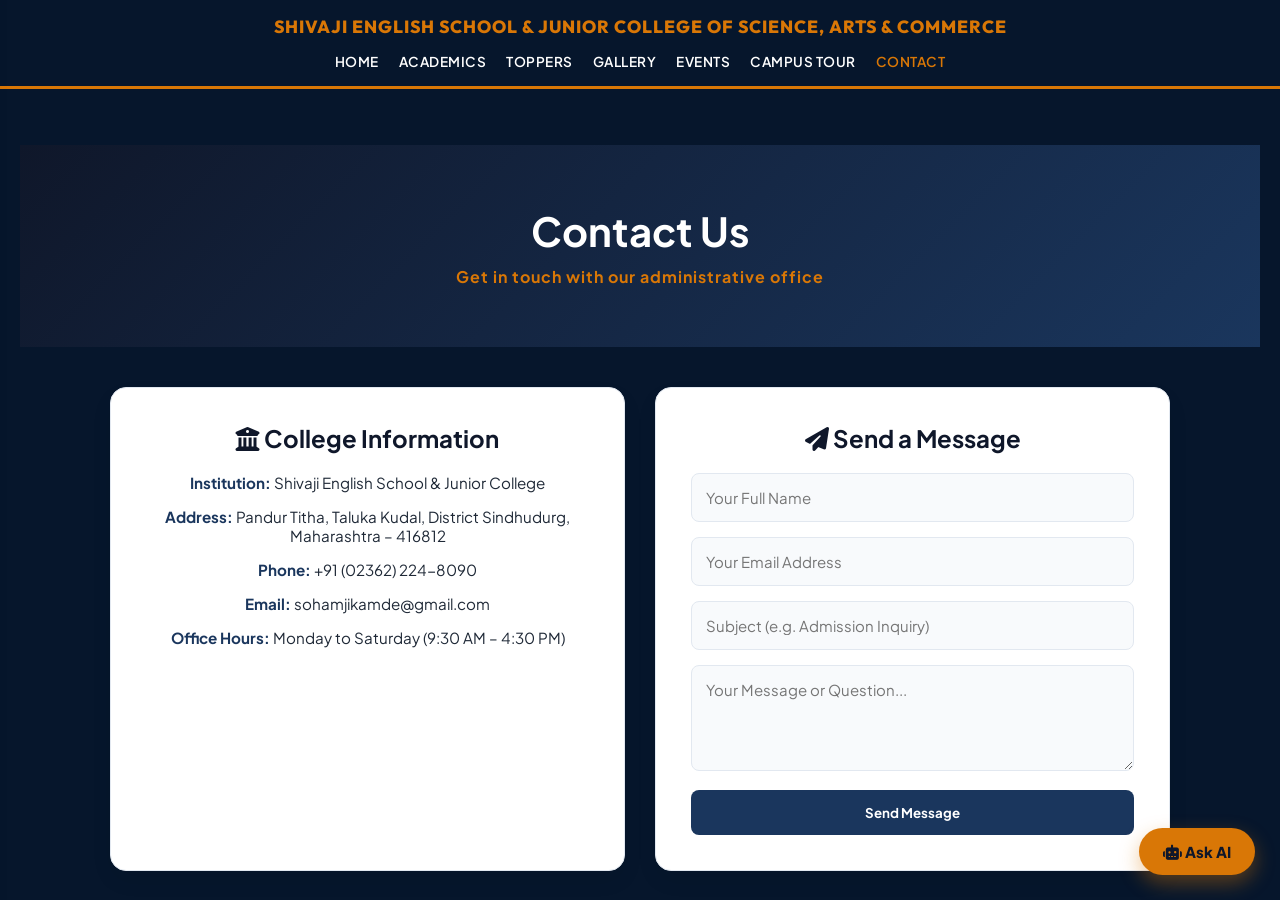
<file: contact.html>
<!DOCTYPE html>
<html lang="en">
<head>
  <meta charset="UTF-8">
  <meta name="viewport" content="width=device-width, initial-scale=1.0">
  <title>Contact Us | Shivaji English School</title>
  
  <!-- Linking Master Styles -->
  <link href="https://fonts.googleapis.com/css2?family=Outfit:wght@500;700;800&family=Plus+Jakarta+Sans:wght@400;500;600;700&display=swap" rel="stylesheet">
  <link rel="stylesheet" href="style.css">
  <link rel="stylesheet" href="https://cdnjs.cloudflare.com/ajax/libs/font-awesome/6.5.1/css/all.min.css">

  <style>
    /* Local Styles for Contact Page */
    .contact-header {
      background: linear-gradient(135deg, var(--primary-dark) 0%, var(--primary) 100%);
      color: white;
      padding: 60px 20px;
      text-align: center;
    }

    .contact-header h1 {
      color: white;
      font-size: 2.5rem;
      margin-bottom: 10px;
    }

    .contact-container {
      max-width: 1100px;
      margin: 40px auto 60px;
      padding: 0 20px;
      display: grid;
      grid-template-columns: 1fr 1fr;
      gap: 30px;
    }

    .info-box, .form-box {
      background: var(--bg-card);
      padding: 35px;
      border-radius: 16px;
      box-shadow: 0 10px 25px -5px rgba(0, 0, 0, 0.1);
      border: 1px solid var(--border-color);
    }

    .info-box h2, .form-box h2 {
      color: var(--primary-dark);
      margin-bottom: 20px;
      font-size: 1.5rem;
    }

    .info-box p {
      margin-bottom: 15px;
      color: var(--text-muted);
      font-size: 0.95rem;
    }

    .info-box p b {
      color: var(--primary);
    }

    .form-control {
      width: 100%;
      padding: 14px;
      margin-bottom: 15px;
      border: 1px solid var(--border-color);
      border-radius: 8px;
      outline: none;
      font-family: var(--font-base);
      font-size: 15px;
      background: var(--bg-page);
      color: var(--text-main);
    }

    .form-control:focus {
      border-color: var(--accent);
      box-shadow: 0 0 0 3px rgba(217, 119, 6, 0.2);
    }

    .submit-btn {
      background: var(--primary);
      color: white;
      padding: 14px 25px;
      border: none;
      border-radius: 8px;
      font-weight: 700;
      cursor: pointer;
      width: 100%;
      transition: var(--transition);
    }

    .submit-btn:hover {
      background: var(--accent);
      color: var(--primary-dark);
    }

    @media (max-width: 768px) {
      .contact-container {
        grid-template-columns: 1fr;
      }
    }
  </style>
</head>
<body>

  <!-- Universal Navigation Bar -->
  <header class="main-header">
  <header class="main-header">
    <div class="college-title-gold">
      SHIVAJI ENGLISH SCHOOL & JUNIOR COLLEGE OF SCIENCE, ARTS & COMMERCE
    </div>
    <div class="nav-container">
      <button class="mobile-toggle" onclick="toggleDrawer()"><i class="fa-solid fa-bars"></i></button>
      <ul class="nav-list">
        <li><a href="home.html" class="nav-link">Home</a></li>
        <li><a href="academics.html" class="nav-link">Academics</a></li>
        <li><a href="toppers.html" class="nav-link">Toppers</a></li>
        <li><a href="gallery.html" class="nav-link">Gallery</a></li>
        <li><a href="events.html" class="nav-link">Events</a></li>
        <li><a href="tour.html" class="nav-link">Campus Tour</a></li>
        <li><a href="contact.html" class="nav-link active">Contact</a></li>
      </ul>
      <button class="settings-toggle" onclick="toggleSettings()"><i class="fa-solid fa-gear"></i></button>
    </div>
  </header>


  <div class="page-wrapper">
    <!-- Header -->
    <div class="contact-header">
      <h1>Contact Us</h1>
      <p style="color: var(--accent); font-weight: bold; letter-spacing: 1px;">Get in touch with our administrative office</p>
    </div>

    <!-- Contact Container -->
    <div class="contact-container">
      
      <!-- College Information Box -->
      <div class="info-box">
        <h2><i class="fa-solid fa-building-columns"></i> College Information</h2>
        <p><b>Institution:</b> Shivaji English School & Junior College</p>
        <p><b>Address:</b> Pandur Titha, Taluka Kudal, District Sindhudurg, Maharashtra – 416812</p>
        <p><b>Phone:</b> +91 (02362) 224-8090</p>
        <p><b>Email:</b> sohamjikamde@gmail.com</p>
        <p><b>Office Hours:</b> Monday to Saturday (9:30 AM – 4:30 PM)</p>
      </div>

      <!-- Inquiry Form Box -->
      <div class="form-box">
        <h2><i class="fa-solid fa-paper-plane"></i> Send a Message</h2>
        <form onsubmit="event.preventDefault(); alert('Thank you! Your message has been sent to the school office.');">
          <input type="text" class="form-control" placeholder="Your Full Name" required>
          <input type="email" class="form-control" placeholder="Your Email Address" required>
          <input type="text" class="form-control" placeholder="Subject (e.g. Admission Inquiry)" required>
          <textarea rows="4" class="form-control" placeholder="Your Message or Question..." required></textarea>
          <button type="submit" class="submit-btn">Send Message</button>
        </form>
      </div>

    </div>
  </div>

  <!-- Global Script for AI Assistant -->
  <script src="script.js"></script>
</body>
</html>
</file>
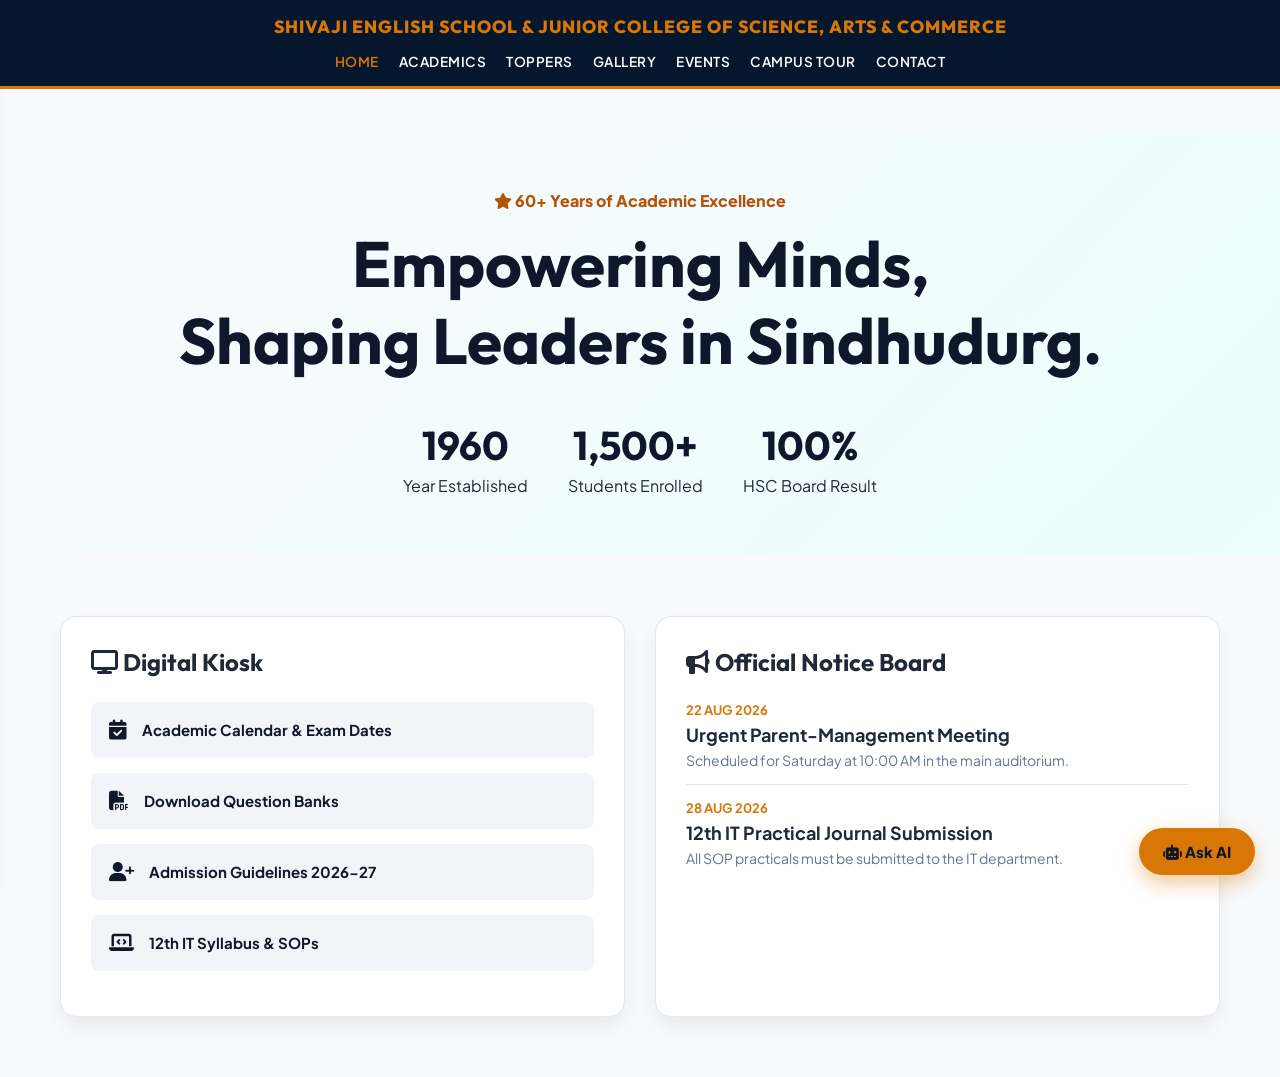
<file: home.html>
<!DOCTYPE html>
<html lang="en">
<head>
  <meta charset="UTF-8">
  <meta name="viewport" content="width=device-width, initial-scale=1.0">
  <title>Home | Shivaji English School</title>
  <link href="https://fonts.googleapis.com/css2?family=Outfit:wght@500;700;800&family=Plus+Jakarta+Sans:wght@400;500;600;700&display=swap" rel="stylesheet">
  <link rel="stylesheet" href="style.css">
  <link rel="stylesheet" href="https://cdnjs.cloudflare.com/ajax/libs/font-awesome/6.5.1/css/all.min.css">
  <style>
    .hero-section { padding: 60px 20px; text-align: center; background: linear-gradient(135deg, #f8fafc 0%, #ecfeff 100%); }
    .hero-title { font-size: clamp(2.5rem, 5vw, 4rem); line-height: 1.2; margin-bottom: 20px; font-family: var(--font-heading); color: var(--primary-dark); }
    .hero-stats { display: flex; justify-content: center; gap: 40px; margin-top: 40px; flex-wrap: wrap; }
    .stat-item h3 { font-size: 2.5rem; color: var(--primary-dark); margin-bottom: 5px; font-family: var(--font-heading); }
    .dashboard-grid { display: grid; grid-template-columns: 1fr 1fr; gap: 30px; padding: 60px 20px; max-width: 1200px; margin: 0 auto; }
    .card-panel { background: var(--bg-card); border-radius: 16px; padding: 30px; box-shadow: 0 10px 25px -5px rgba(0,0,0,0.1); border: 1px solid var(--border-color); }
    .kiosk-btn { display: flex; align-items: center; gap: 15px; width: 100%; padding: 18px; margin-bottom: 15px; border-radius: 8px; border: none; background: #f1f5f9; font-weight: 700; font-size: 15px; cursor: pointer; transition: 0.3s; color: var(--primary-dark); }
    .kiosk-btn:hover { background: var(--primary); color: white; }
    .kiosk-btn i { font-size: 20px; }
  </style>
</head>
<body>

  <!-- The Exact Header from Screenshot -->
  <header class="main-header">
    <div class="college-title-gold">
      SHIVAJI ENGLISH SCHOOL & JUNIOR COLLEGE OF SCIENCE, ARTS & COMMERCE
    </div>
    <div class="nav-container">
      <button class="mobile-toggle" onclick="toggleDrawer()"><i class="fa-solid fa-bars"></i></button>
      
      <ul class="nav-list">
        <li><a href="home.html" class="nav-link active">Home</a></li>
        <li><a href="academics.html" class="nav-link">Academics</a></li>
        <li><a href="toppers.html" class="nav-link">Toppers</a></li>
        <li><a href="gallery.html" class="nav-link">Gallery</a></li>
        <li><a href="events.html" class="nav-link">Events</a></li>
        <li><a href="tour.html" class="nav-link">Campus Tour</a></li>
        <li><a href="contact.html" class="nav-link">Contact</a></li>
      </ul>

      <button class="settings-toggle" onclick="toggleSettings()"><i class="fa-solid fa-gear"></i></button>
    </div>
  </header>

  <div class="page-wrapper">
    <section class="hero-section">
      <div class="container">
        <div style="color: #b45309; font-weight: 800; margin-bottom: 15px;"><i class="fa-solid fa-star"></i> 60+ Years of Academic Excellence</div>
        <h1 class="hero-title">Empowering Minds,<br>Shaping Leaders in Sindhudurg.</h1>
        <div class="hero-stats">
          <div class="stat-item"><h3>1960</h3><p>Year Established</p></div>
          <div class="stat-item"><h3>1,500+</h3><p>Students Enrolled</p></div>
          <div class="stat-item"><h3>100%</h3><p>HSC Board Result</p></div>
        </div>
      </div>
    </section>

    <section class="container dashboard-grid">
      <!-- Digital Kiosk -->
      <div class="card-panel">
        <h2 style="margin-bottom: 25px; font-family: var(--font-heading); font-size: 24px;"><i class="fa-solid fa-display"></i> Digital Kiosk</h2>
        <button class="kiosk-btn"><i class="fa-solid fa-calendar-check"></i> Academic Calendar & Exam Dates</button>
        <button class="kiosk-btn"><i class="fa-solid fa-file-pdf"></i> Download Question Banks</button>
        <button class="kiosk-btn"><i class="fa-solid fa-user-plus"></i> Admission Guidelines 2026-27</button>
        <button class="kiosk-btn" onclick="window.location.href='academics.html'"><i class="fa-solid fa-laptop-code"></i> 12th IT Syllabus & SOPs</button>
      </div>

      <!-- Notice Board -->
      <div class="card-panel">
        <h2 style="margin-bottom: 25px; font-family: var(--font-heading); font-size: 24px;"><i class="fa-solid fa-bullhorn"></i> Official Notice Board</h2>
        <div style="border-bottom: 1px solid var(--border-color); padding-bottom: 15px; margin-bottom: 15px;">
          <div style="color: var(--accent); font-weight: 700; font-size: 13px;">22 AUG 2026</div>
          <h4 style="font-size: 18px; margin: 5px 0;">Urgent Parent-Management Meeting</h4>
          <p style="font-size: 14px; color: #64748b;">Scheduled for Saturday at 10:00 AM in the main auditorium.</p>
        </div>
        <div style="padding-bottom: 15px;">
          <div style="color: var(--accent); font-weight: 700; font-size: 13px;">28 AUG 2026</div>
          <h4 style="font-size: 18px; margin: 5px 0;">12th IT Practical Journal Submission</h4>
          <p style="font-size: 14px; color: #64748b;">All SOP practicals must be submitted to the IT department.</p>
        </div>
      </div>
    </section>
  </div>

  <script src="script.js"></script>
</body>
</html>
</file>
<file: style.css>
@charset "utf-8";

/* --- 1. CORE VARIABLES --- */
:root {
  --primary: #1a365d;       
  --primary-dark: #0f172a;  
  --accent: #d97706;        
  --text-main: #1f2937;
  --bg-page: #f8fafc;
  --bg-card: #ffffff;
  --border-color: #e2e8f0;
  --font-base: 'Plus Jakarta Sans', sans-serif;
  --font-heading: 'Outfit', sans-serif;
}

/* Dark Mode Variables */
html.dark-theme body {
  --text-main: #f8fafc;
  --bg-page: #0f172a;
  --bg-card: #1e293b;
  --border-color: #334155;
}

* { margin: 0; padding: 0; box-sizing: border-box; font-family: var(--font-base); }
body { background: var(--bg-page); color: var(--text-main); transition: 0.3s; }

/* --- 2. PREMIUM TOP HEADER (From Screenshot) --- */
.main-header {
  background: #06162c; /* Deep Dark Blue */
  border-bottom: 3px solid var(--accent); /* Gold Bottom Border */
  padding: 15px 20px;
  position: fixed;
  top: 0; left: 0; right: 0;
  z-index: 1000;
  text-align: center;
}

.college-title-gold {
  color: var(--accent);
  font-family: var(--font-heading);
  font-size: 1.1rem;
  font-weight: 800;
  letter-spacing: 1px;
  margin-bottom: 12px;
}

.nav-container {
  display: flex;
  justify-content: center;
  align-items: center;
  position: relative;
}

.nav-list {
  display: flex;
  gap: 20px;
  list-style: none;
  justify-content: center;
  flex-wrap: wrap;
}

.nav-link {
  color: white;
  font-weight: 600;
  font-size: 0.85rem;
  text-transform: uppercase;
  text-decoration: none;
  letter-spacing: 0.5px;
  transition: 0.2s;
}

.nav-link:hover, .nav-link.active { color: var(--accent); }

/* Mobile Controls */
.mobile-toggle, .settings-toggle {
  display: none;
  background: none;
  border: none;
  color: white;
  font-size: 22px;
  cursor: pointer;
  position: absolute;
  top: -35px;
}
.mobile-toggle { left: 0; }
.settings-toggle { right: 0; color: var(--accent); }

/* --- 3. MOBILE SIDE DRAWER --- */
.mobile-drawer {
  position: fixed;
  top: 0; left: -300px;
  width: 280px; height: 100vh;
  background: #06162c;
  z-index: 2000;
  padding: 20px;
  transition: 0.3s ease;
  box-shadow: 5px 0 15px rgba(0,0,0,0.5);
}
.mobile-drawer.open { left: 0; }
.close-drawer { color: white; background: none; border: none; font-size: 24px; cursor: pointer; text-align: right; width: 100%; margin-bottom: 20px; }
.drawer-link { display: block; color: white; text-decoration: none; padding: 15px 0; border-bottom: 1px solid #1e3a5f; font-weight: 600; font-size: 1.1rem; }
.drawer-link i { width: 25px; color: var(--accent); }

/* --- 4. SETTINGS MODAL --- */
.settings-modal {
  display: none; position: fixed; inset: 0; background: rgba(0,0,0,0.6); z-index: 3000; justify-content: center; align-items: center; padding: 20px;
}
.settings-content {
  background: var(--bg-card); border-radius: 16px; width: 100%; max-width: 400px; overflow: hidden;
}
.settings-head {
  padding: 20px; border-bottom: 1px solid var(--border-color); display: flex; justify-content: space-between; align-items: center;
}
.settings-head h3 { margin: 0; font-size: 1.2rem; display: flex; align-items: center; gap: 10px; }
.setting-row { padding: 20px; border-bottom: 1px solid var(--border-color); }
.setting-row label { font-weight: 800; display: block; margin-bottom: 5px; font-size: 1rem; }
.setting-row p { font-size: 0.8rem; color: #64748b; margin-bottom: 15px; }
.setting-options { display: flex; gap: 10px; }
.set-btn { flex: 1; padding: 10px; border: 1px solid #cbd5e1; background: transparent; color: var(--text-main); border-radius: 8px; cursor: pointer; font-weight: 700; transition: 0.2s; }
.set-btn.active { background: #0f172a; color: white; border-color: #0f172a; }
.settings-footer { padding: 15px 20px; display: flex; gap: 10px; background: rgba(0,0,0,0.02); }

/* --- 5. UNIVERSAL MOBILE RESPONSIVENESS --- */
.page-wrapper { padding-top: 130px; }

@media (max-width: 900px) {
  .college-title-gold { font-size: 0.9rem; margin-bottom: 0; padding: 0 40px; }
  .nav-list { display: none; /* Hidden on mobile, handled by drawer */ }
  .mobile-toggle, .settings-toggle { display: block; top: -5px; }
  .page-wrapper { padding-top: 80px; }
  
  /* Force all grids to stack on mobile */
  .dashboard-grid, .course-grid, .events-grid, .toppers-grid, .contact-container {
    grid-template-columns: 1fr !important;
  }
}
</file>
